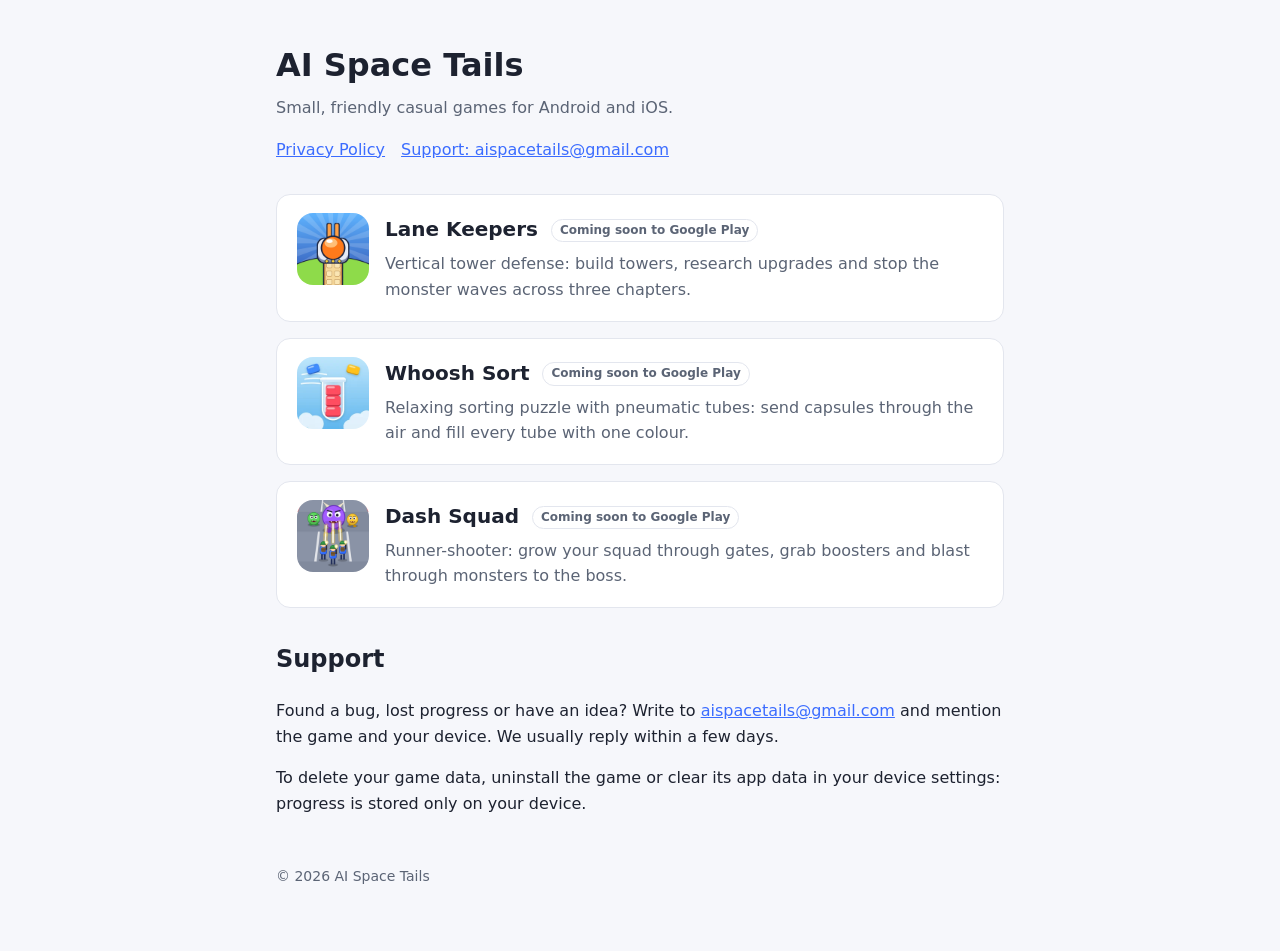
<file: index.html>
<!doctype html>
<html lang="en">
<head>
<meta charset="utf-8">
<meta name="viewport" content="width=device-width,initial-scale=1">
<title>AI Space Tails — mobile games</title>
<meta name="description" content="Casual mobile games by AI Space Tails.">
<link rel="stylesheet" href="assets/style.css">
<link rel="icon" href="assets/whooshsort.webp" type="image/webp">
</head>
<body>
<main>
  <header>
    <h1>AI Space Tails</h1>
    <p>Small, friendly casual games for Android and iOS.</p>
  </header>
  <nav>
    <a href="privacy.html">Privacy Policy</a>
    <a href="mailto:aispacetails@gmail.com">Support: aispacetails@gmail.com</a>
  </nav>

  <section class="games">
    <article class="game" id="lanekeepers">
      <img src="assets/lanekeepers.webp" width="72" height="72" alt="Lane Keepers icon">
      <div>
      <h2>Lane Keepers <span class="badge">Coming soon to Google Play</span></h2>
      <p>Vertical tower defense: build towers, research upgrades and stop the monster waves across three chapters.</p>
      </div>
    </article>
    <article class="game" id="whooshsort">
      <img src="assets/whooshsort.webp" width="72" height="72" alt="Whoosh Sort icon">
      <div>
      <h2>Whoosh Sort <span class="badge">Coming soon to Google Play</span></h2>
      <p>Relaxing sorting puzzle with pneumatic tubes: send capsules through the air and fill every tube with one colour.</p>
      </div>
    </article>
    <article class="game" id="dashsquad">
      <img src="assets/dashsquad.webp" width="72" height="72" alt="Dash Squad icon">
      <div>
      <h2>Dash Squad <span class="badge">Coming soon to Google Play</span></h2>
      <p>Runner-shooter: grow your squad through gates, grab boosters and blast through monsters to the boss.</p>
      </div>
    </article>
  </section>

  <h2 id="support">Support</h2>
  <p>Found a bug, lost progress or have an idea? Write to <a href="mailto:aispacetails@gmail.com">aispacetails@gmail.com</a> and mention the game and your device. We usually reply within a few days.</p>
  <p>To delete your game data, uninstall the game or clear its app data in your device settings: progress is stored only on your device.</p>

  <footer>© 2026 AI Space Tails</footer>
</main>
</body>
</html>
</file>
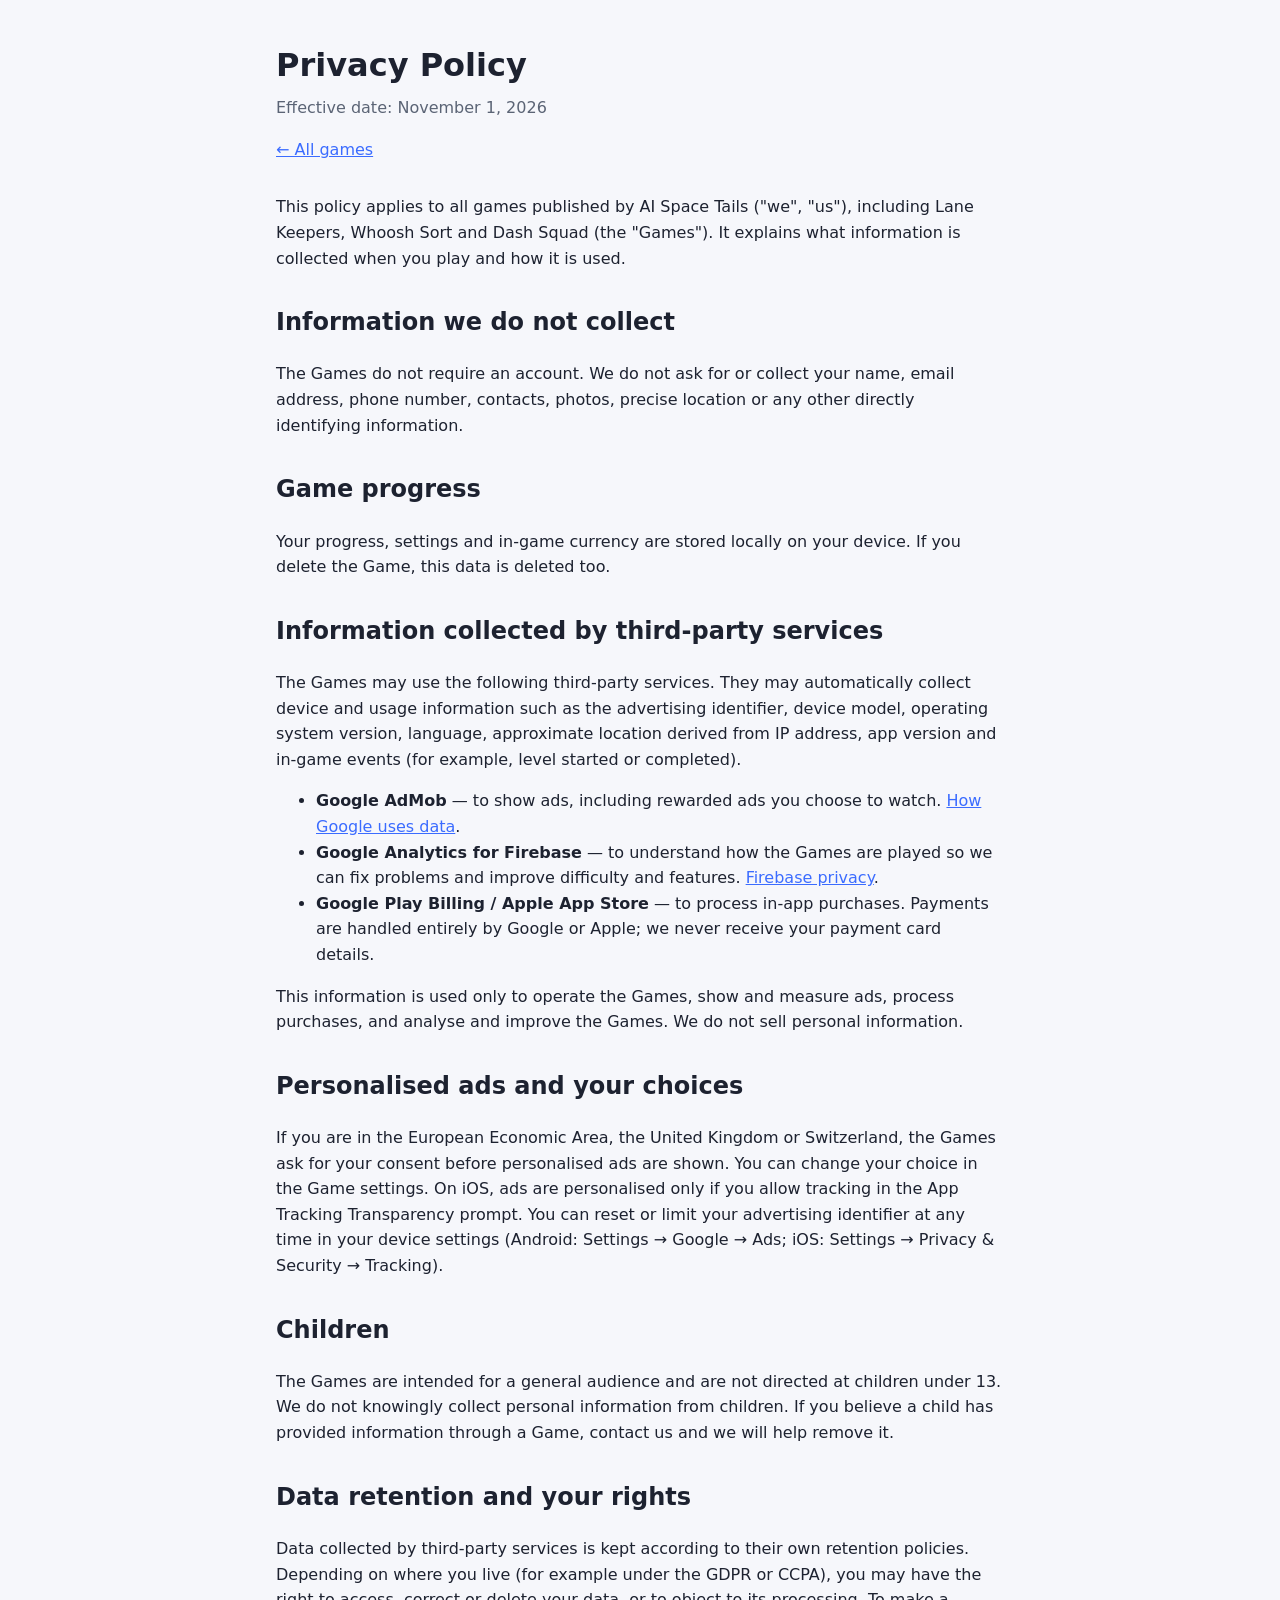
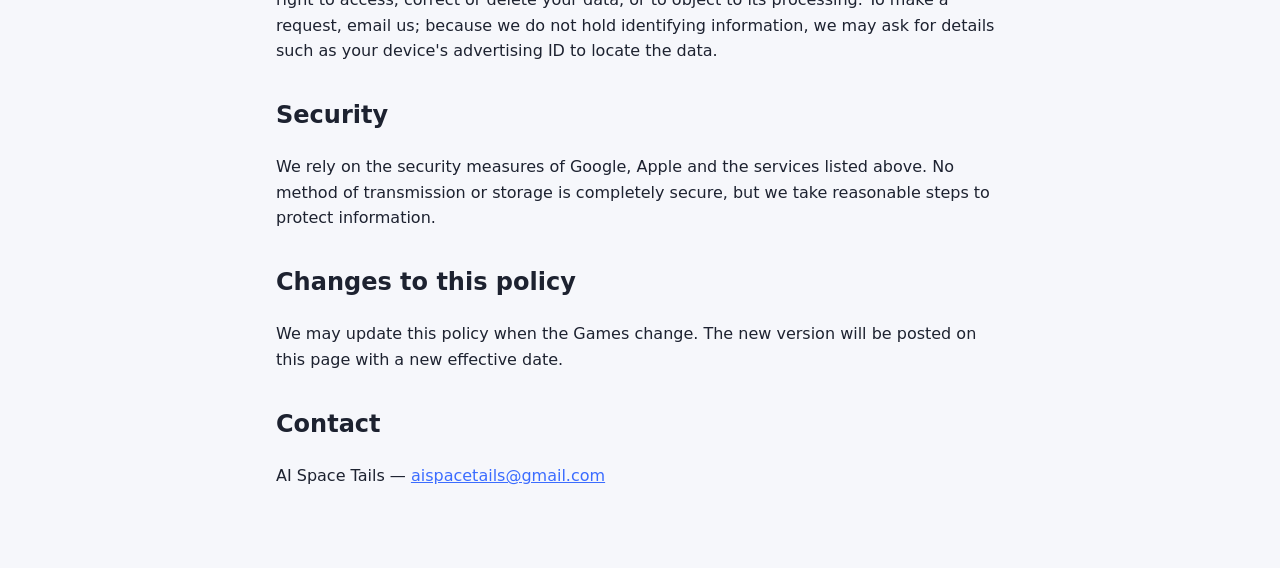
<file: privacy.html>
<!doctype html>
<html lang="en">
<head>
<meta charset="utf-8">
<meta name="viewport" content="width=device-width,initial-scale=1">
<title>Privacy Policy — AI Space Tails</title>
<link rel="stylesheet" href="assets/style.css">
</head>
<body>
<main>
  <header>
    <h1>Privacy Policy</h1>
    <p>Effective date: November 1, 2026</p>
  </header>
  <nav><a href="index.html">← All games</a></nav>

  <p>This policy applies to all games published by AI Space Tails ("we", "us"), including Lane Keepers, Whoosh Sort and Dash Squad (the "Games"). It explains what information is collected when you play and how it is used.</p>

  <h2>Information we do not collect</h2>
  <p>The Games do not require an account. We do not ask for or collect your name, email address, phone number, contacts, photos, precise location or any other directly identifying information.</p>

  <h2>Game progress</h2>
  <p>Your progress, settings and in-game currency are stored locally on your device. If you delete the Game, this data is deleted too.</p>

  <h2>Information collected by third-party services</h2>
  <p>The Games may use the following third-party services. They may automatically collect device and usage information such as the advertising identifier, device model, operating system version, language, approximate location derived from IP address, app version and in-game events (for example, level started or completed).</p>
  <ul>
    <li><strong>Google AdMob</strong> — to show ads, including rewarded ads you choose to watch. <a href="https://policies.google.com/technologies/partner-sites">How Google uses data</a>.</li>
    <li><strong>Google Analytics for Firebase</strong> — to understand how the Games are played so we can fix problems and improve difficulty and features. <a href="https://firebase.google.com/support/privacy">Firebase privacy</a>.</li>
    <li><strong>Google Play Billing / Apple App Store</strong> — to process in-app purchases. Payments are handled entirely by Google or Apple; we never receive your payment card details.</li>
  </ul>
  <p>This information is used only to operate the Games, show and measure ads, process purchases, and analyse and improve the Games. We do not sell personal information.</p>

  <h2>Personalised ads and your choices</h2>
  <p>If you are in the European Economic Area, the United Kingdom or Switzerland, the Games ask for your consent before personalised ads are shown. You can change your choice in the Game settings. On iOS, ads are personalised only if you allow tracking in the App Tracking Transparency prompt. You can reset or limit your advertising identifier at any time in your device settings (Android: Settings → Google → Ads; iOS: Settings → Privacy &amp; Security → Tracking).</p>

  <h2>Children</h2>
  <p>The Games are intended for a general audience and are not directed at children under 13. We do not knowingly collect personal information from children. If you believe a child has provided information through a Game, contact us and we will help remove it.</p>

  <h2>Data retention and your rights</h2>
  <p>Data collected by third-party services is kept according to their own retention policies. Depending on where you live (for example under the GDPR or CCPA), you may have the right to access, correct or delete your data, or to object to its processing. To make a request, email us; because we do not hold identifying information, we may ask for details such as your device's advertising ID to locate the data.</p>

  <h2>Security</h2>
  <p>We rely on the security measures of Google, Apple and the services listed above. No method of transmission or storage is completely secure, but we take reasonable steps to protect information.</p>

  <h2>Changes to this policy</h2>
  <p>We may update this policy when the Games change. The new version will be posted on this page with a new effective date.</p>

  <h2>Contact</h2>
  <p>AI Space Tails — <a href="mailto:aispacetails@gmail.com">aispacetails@gmail.com</a></p>
</main>
</body>
</html>
</file>
<file: assets/style.css>
:root{--bg:#f6f7fb;--card:#fff;--text:#1d2230;--muted:#5b6475;--accent:#3b6cff;--line:#e3e6ee}
@media (prefers-color-scheme:dark){:root:not([data-theme="light"]){--bg:#11141b;--card:#1a1f2a;--text:#e9ecf3;--muted:#9aa3b5;--accent:#7c9cff;--line:#2a3140}}
*{box-sizing:border-box}
body{margin:0;background:var(--bg);color:var(--text);font:16px/1.6 system-ui,-apple-system,"Segoe UI",Roboto,sans-serif}
main{max-width:760px;margin:0 auto;padding:40px 16px 64px}
header h1{margin:0 0 4px;font-size:32px}
header p{margin:0;color:var(--muted)}
nav{margin:16px 0 32px;display:flex;gap:16px;flex-wrap:wrap}
a{color:var(--accent)}
.games{display:grid;gap:16px}
.game{background:var(--card);border:1px solid var(--line);border-radius:14px;padding:18px 20px;display:flex;gap:16px;align-items:flex-start}
.game img{flex:none;border-radius:16px}
.badge{display:inline-block;vertical-align:middle;font-size:12px;font-weight:600;color:var(--muted);border:1px solid var(--line);border-radius:999px;padding:1px 8px;margin-left:6px}
.game h2{margin:0 0 6px;font-size:20px}
.game p{margin:0;color:var(--muted)}
h2{margin-top:32px}
footer{margin-top:48px;color:var(--muted);font-size:14px}
@media (max-width:480px){.game{flex-direction:column}}
</file>
